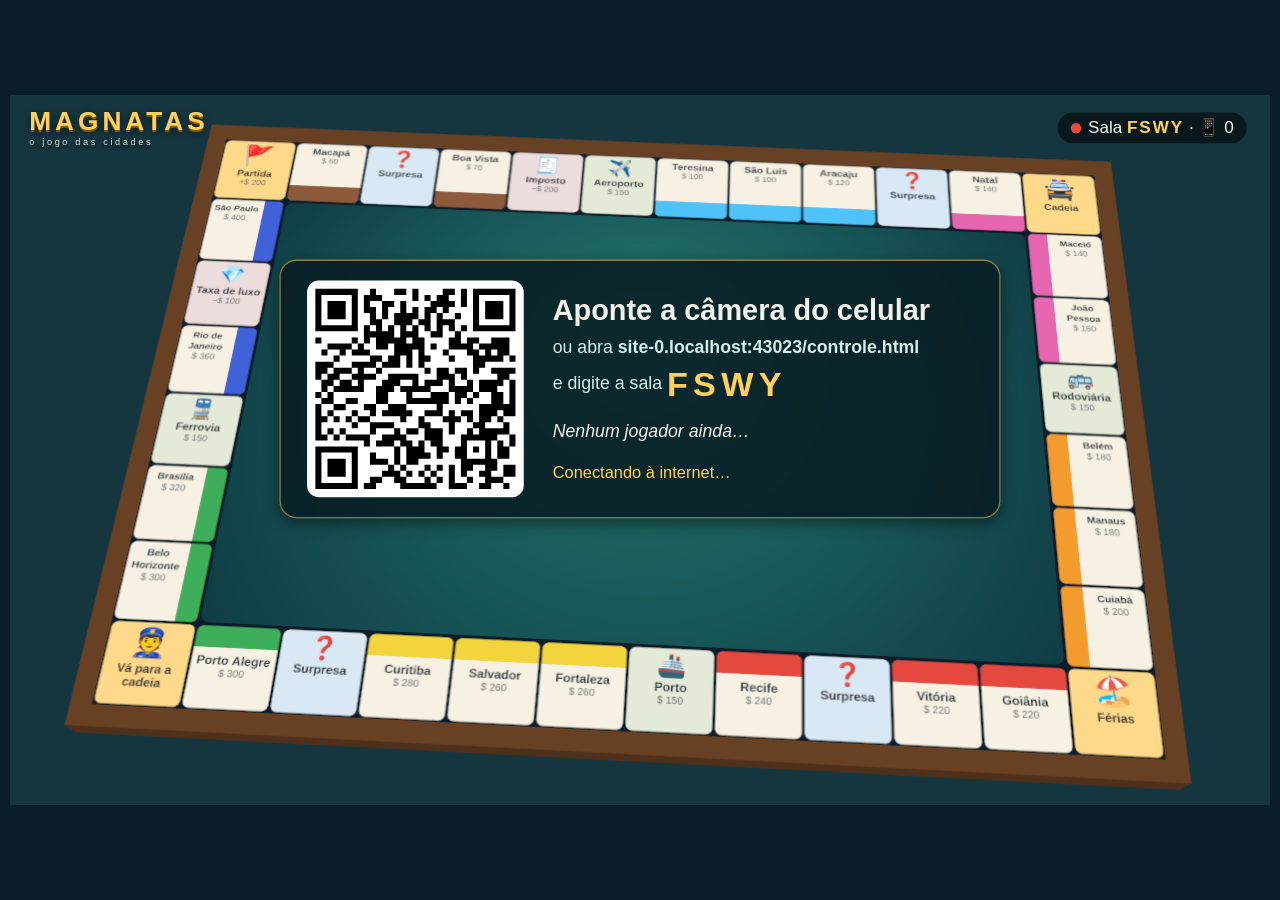
<file: index.html>
<!doctype html>
<html lang="pt-BR">
<head>
<meta charset="utf-8">
<meta http-equiv="Cache-Control" content="no-cache">
<meta name="viewport" content="width=device-width, initial-scale=1">
<title>Magnatas — Tabuleiro (TV)</title>
<link rel="stylesheet" href="css/tv3d.css?v=5">
</head>
<body>
<div id="stage">
  <canvas id="gl"></canvas>
  <div id="hud">
    <div class="logo">MAGNATAS<small>o jogo das cidades</small></div>
    <div id="roominfo"></div>
    <div id="lobby"></div>
    <div id="game">
      <div id="players"></div>
      <div id="mid"><div id="turn"></div><div id="status"></div><div id="card"></div></div>
      <div id="log"></div>
    </div>
  </div>
</div>
<script src="vendor/peerjs.min.js?v=5"></script>
<script src="vendor/qrcode.js?v=5"></script>
<script src="vendor/three.min.js?v=5"></script>
<script src="js/board.js?v=5"></script>
<script src="js/game.js?v=5"></script>
<script src="js/common.js?v=5"></script>
<script src="js/tv3d.js?v=5"></script>
</body>
</html>
</file>
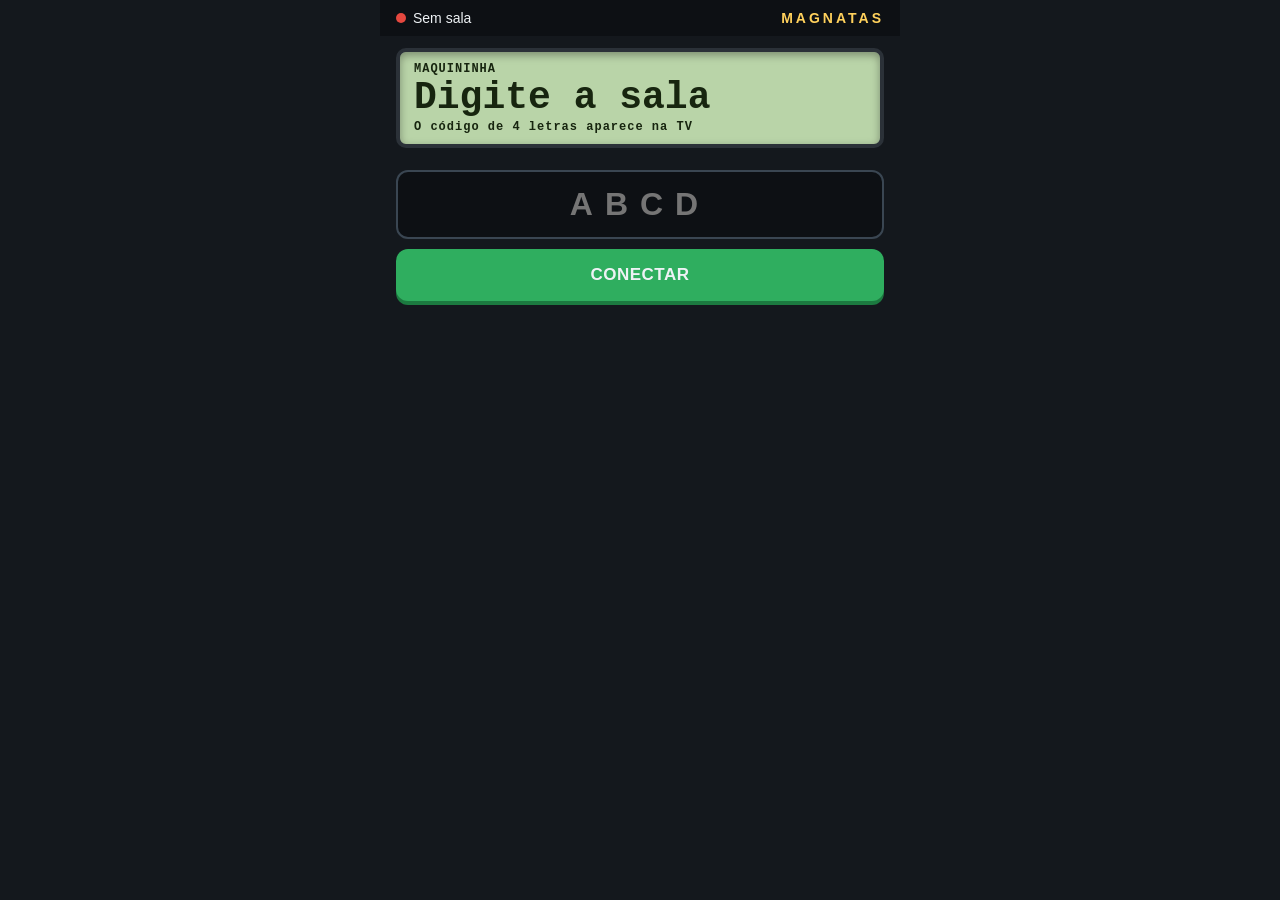
<file: controle.html>
<!doctype html>
<html lang="pt-BR">
<head>
<meta charset="utf-8">
<meta http-equiv="Cache-Control" content="no-cache">
<meta name="viewport" content="width=device-width, initial-scale=1, maximum-scale=1, user-scalable=no">
<meta name="theme-color" content="#14181d">
<title>Magnatas — Maquininha</title>
<link rel="stylesheet" href="css/phone.css?v=5">
</head>
<body>
<div id="app"></div>
<div id="overlay"></div>
<script src="vendor/peerjs.min.js?v=5"></script>
<script src="js/board.js?v=5"></script>
<script src="js/game.js?v=5"></script>
<script src="js/common.js?v=5"></script>
<script src="js/phone.js?v=5"></script>
</body>
</html>
</file>
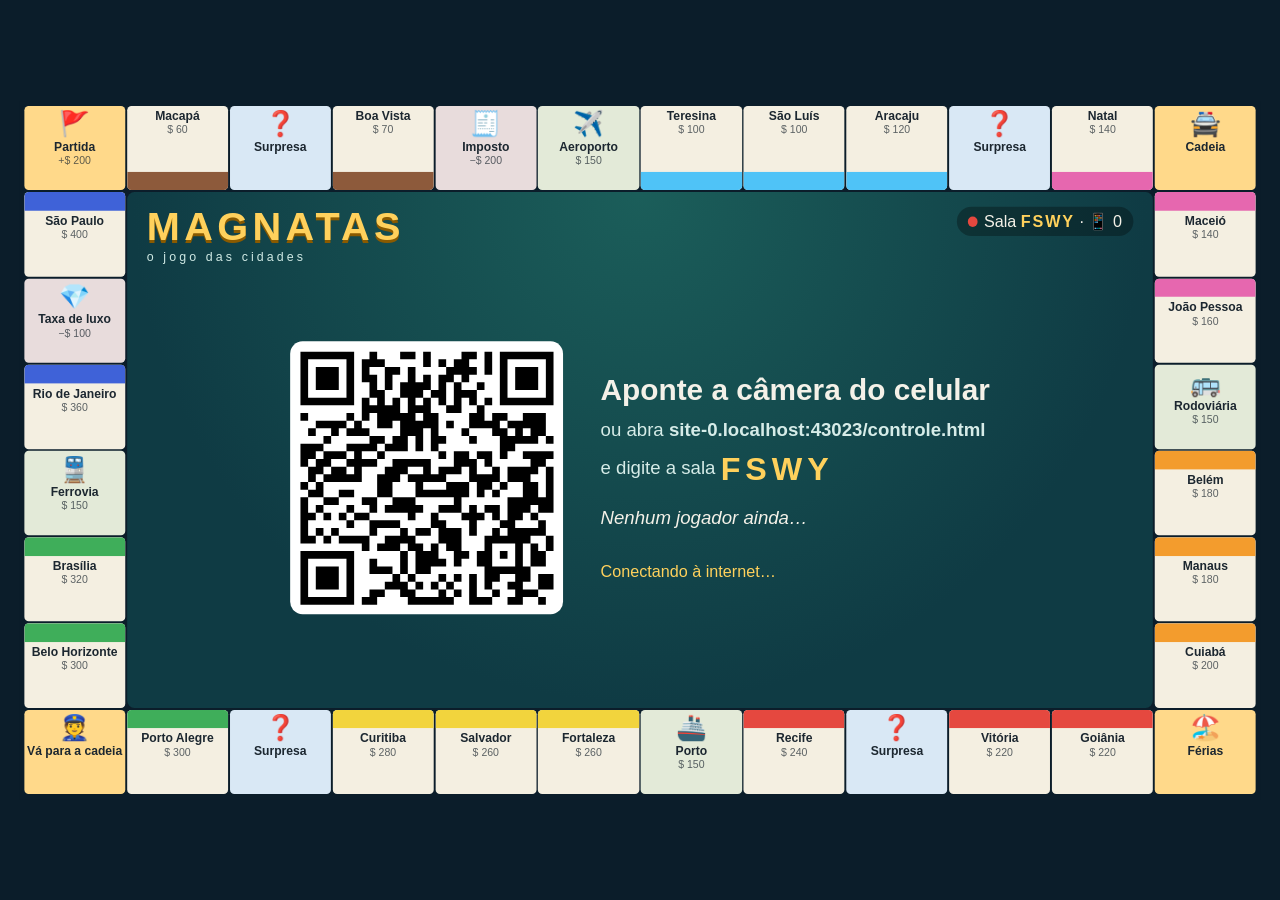
<file: plano.html>
<!doctype html>
<html lang="pt-BR">
<head>
<meta charset="utf-8">
<meta http-equiv="Cache-Control" content="no-cache">
<meta name="viewport" content="width=device-width, initial-scale=1">
<title>Magnatas — Tabuleiro 2D (TV)</title>
<link rel="stylesheet" href="css/tv.css?v=5">
</head>
<body>
<div id="board">
  <div id="center"></div>
  <div id="tokens"></div>
</div>
<script src="vendor/peerjs.min.js?v=5"></script>
<script src="vendor/qrcode.js?v=5"></script>
<script src="js/board.js?v=5"></script>
<script src="js/game.js?v=5"></script>
<script src="js/common.js?v=5"></script>
<script src="js/tv.js?v=5"></script>
</body>
</html>
</file>
<file: css/tv3d.css>
* { box-sizing: border-box; margin: 0; padding: 0; }
html, body { width: 100%; height: 100%; overflow: hidden; background: #0b1d2a; color: #f4f1e8;
  font-family: "Trebuchet MS", "Segoe UI", Roboto, Arial, sans-serif; cursor: none; }

/* Tudo é desenhado em 1920x1080 e o tv3d.js escala para caber na área visível do navegador. */
#stage { position: fixed; left: 0; top: 0; width: 1920px; height: 1080px; transform-origin: 0 0; overflow: hidden; }
#gl { position: absolute; left: 0; top: 0; width: 1920px; height: 1080px; display: block; }
#hud { position: absolute; left: 0; top: 0; width: 1920px; height: 1080px; pointer-events: none; }

.logo { position: absolute; left: 30px; top: 18px; font-size: 40px; font-weight: 900; letter-spacing: 6px; color: #ffd15c; line-height: 1;
  text-shadow: 0 4px 0 #8a5a00, 0 6px 14px rgba(0, 0, 0, 0.6); }
.logo small { display: block; font-size: 14px; letter-spacing: 4px; color: #cfe9e4; font-weight: 400; text-shadow: 0 2px 6px #000; margin-top: 6px; }
#roominfo { position: absolute; right: 36px; top: 26px; font-size: 26px; background: rgba(0, 0, 0, 0.55); padding: 8px 20px; border-radius: 40px; }
#roominfo b { color: #ffd15c; letter-spacing: 3px; }
.dot { display: inline-block; width: 16px; height: 16px; border-radius: 50%; margin-right: 10px; background: #e5483f; }
.dot.on { background: #5be37d; }

.panel, #lobby, .pl, #log, .cardbox { box-shadow: 0 8px 24px rgba(0, 0, 0, 0.45); }

#lobby { position: absolute; left: 50%; top: 250px; transform: translateX(-50%); display: flex; align-items: center; gap: 44px;
  background: rgba(8, 28, 36, 0.86); border: 2px solid rgba(255, 209, 92, 0.5); border-radius: 26px; padding: 30px 40px; }
.qr { width: 330px; height: 330px; background: #fff; border-radius: 18px; padding: 8px; flex: none; }
.qr svg { width: 100%; height: 100%; display: block; }
.how { width: 640px; }
.how h2 { font-size: 44px; margin-bottom: 12px; }
.how p { font-size: 27px; line-height: 1.45; color: #d6ece8; word-break: break-word; }
.how .code { font-size: 52px; font-weight: 900; color: #ffd15c; letter-spacing: 8px; vertical-align: middle; }
.joined { margin: 18px 0 10px; min-height: 50px; font-size: 27px; }
.chip { display: inline-block; border: 4px solid; border-radius: 40px; padding: 2px 16px; margin: 0 10px 10px 0; background: rgba(0, 0, 0, 0.4); }
.how .hint { font-size: 25px; color: #ffd15c; }

#players { position: absolute; left: 480px; top: 300px; width: 300px; display: flex; flex-direction: column; gap: 9px; }
.pl { display: grid; grid-template-columns: 46px 1fr auto; align-items: center; background: rgba(8, 28, 36, 0.82);
  border-left: 10px solid; border-radius: 12px; padding: 5px 12px; }
.pl .tk { grid-row: 1 / 3; font-size: 30px; }
.pl .nm { font-size: 23px; font-weight: 700; overflow: hidden; white-space: nowrap; text-overflow: ellipsis; }
.pl .mn { grid-column: 2; grid-row: 2; font-size: 26px; color: #9ff0b3; font-weight: 800; }
.pl .pp { grid-column: 3; grid-row: 1 / 3; font-size: 21px; opacity: 0.85; }
.pl.cur { background: rgba(92, 72, 10, 0.9); outline: 3px solid #ffd15c; }
.pl.out { opacity: 0.45; }
.pl.out .mn { color: #ff8a80; }

#mid { position: absolute; left: 790px; width: 450px; top: 285px; text-align: center; display: flex; flex-direction: column; align-items: center; }
#turn { font-size: 40px; font-weight: 900; text-shadow: 0 3px 8px #000; }
#status { font-size: 25px; color: #e6f5f2; margin-top: 6px; text-shadow: 0 2px 6px #000; min-height: 62px; }
.cardbox { background: #fff8dc; color: #2a2a2a; border-radius: 12px; padding: 10px 18px; font-size: 22px; margin-top: 8px; }
.cardbox b { display: block; color: #1565c0; font-size: 19px; }
#card.pop .cardbox { animation: pop 0.6s; }
@keyframes pop { 0% { transform: scale(0.3) rotate(-8deg); } 60% { transform: scale(1.15); } }

#log { position: absolute; left: 1248px; top: 300px; width: 285px; font-size: 18px; line-height: 1.3; color: #cfe3df;
  background: rgba(8, 28, 36, 0.82); border-radius: 12px; padding: 8px 14px; }
#log div { padding: 4px 0; border-top: 1px solid rgba(255, 255, 255, 0.08); }
#log div:first-child { border-top: 0; }
#log div:last-child { color: #fff; font-weight: 700; }
</file>
<file: css/phone.css>
* { box-sizing: border-box; margin: 0; padding: 0; -webkit-tap-highlight-color: transparent; }
html, body { height: 100%; background: #14181d; color: #eef2f5; font-family: "Trebuchet MS", "Segoe UI", Roboto, Arial, sans-serif;
  font-size: 16px; overscroll-behavior: none; }
#app { max-width: 520px; margin: 0 auto; min-height: 100%; display: flex; flex-direction: column; }
button { font: inherit; color: inherit; border: 0; cursor: pointer; touch-action: manipulation; }
button:disabled { opacity: 0.35; }

header { display: flex; justify-content: space-between; align-items: center; padding: 10px 16px; font-size: 14px;
  background: #0d1014; position: sticky; top: 0; z-index: 5; }
header b { color: #ffd15c; letter-spacing: 3px; }
.dot { display: inline-block; width: 10px; height: 10px; border-radius: 50%; background: #e5483f; margin-right: 7px; }
.dot.on { background: #5be37d; }
.pad { padding: 12px 16px 90px; flex: 1; }

/* visor da maquininha */
.lcd { background: #b9d4a8; color: #17250f; border-radius: 10px; padding: 10px 14px; border: 4px solid #2b3138; margin-bottom: 12px;
  font-family: "Courier New", monospace; box-shadow: inset 0 3px 8px rgba(0, 0, 0, 0.35); }
.lcd small { display: block; font-size: 12px; font-weight: 700; letter-spacing: 1px; }
.lcd .big { font-size: 38px; font-weight: 900; line-height: 1.15; }

.btn { display: block; width: 100%; padding: 16px; margin-top: 10px; border-radius: 12px; background: #2f3944; font-size: 17px;
  font-weight: 800; letter-spacing: 0.5px; box-shadow: 0 4px 0 #1a2027; }
.btn:active:not(:disabled) { transform: translateY(3px); box-shadow: 0 1px 0 #1a2027; }
.btn.go { background: #2fae5f; box-shadow: 0 4px 0 #1c7a40; }
.btn.pay { background: #f2b21b; color: #2a1e00; box-shadow: 0 4px 0 #a87800; font-size: 19px; padding: 20px; }
.btn.danger { background: #c9413a; box-shadow: 0 4px 0 #8a2a25; }
.btn.ghost { background: transparent; box-shadow: none; border: 2px solid #3a4652; }
.btn.huge { padding: 30px 16px; font-size: 24px; }
.mini { padding: 9px 12px; border-radius: 9px; background: #2f3944; font-size: 14px; font-weight: 700; border: 2px solid transparent; }
.mini.sel { background: #f2b21b; color: #2a1e00; }

.inp { width: 100%; padding: 14px; border-radius: 12px; border: 2px solid #3a4652; background: #0d1014; color: #fff; font-size: 18px; margin-top: 10px; }
.inp.code { text-align: center; font-size: 32px; letter-spacing: 12px; text-transform: uppercase; font-weight: 900; }
.note { font-size: 13px; opacity: 0.7; text-align: center; margin-top: 10px; }
h3 { font-size: 14px; text-transform: uppercase; letter-spacing: 1px; opacity: 0.7; margin: 18px 0 8px; }

.list .row { display: flex; justify-content: space-between; align-items: center; padding: 8px 0; border-bottom: 1px solid #262e37; }
.list small { opacity: 0.6; }
.who { display: inline-block; border: 2px solid; border-radius: 20px; padding: 3px 12px; font-weight: 700; }
.chips { display: flex; gap: 8px; overflow-x: auto; margin-bottom: 10px; }
.chip { flex: none; padding: 7px 12px; border-radius: 20px; border: 2px solid; background: #1c232b; font-weight: 700; font-size: 14px; opacity: 0.6; }
.chip.sel { opacity: 1; background: #2f3944; }
.chip.turn::after { content: " 🎲"; }

.msg { text-align: center; font-size: 19px; padding: 18px 8px; line-height: 1.5; }
.msg small { font-size: 14px; opacity: 0.75; }
.msg.bad { color: #ff8a80; font-weight: 800; }
.log { margin-top: 16px; font-size: 13px; opacity: 0.7; }
.log div { padding: 4px 0; border-top: 1px solid #262e37; }

.dice { display: flex; gap: 16px; justify-content: center; margin: 8px 0 6px; }
.die { width: 76px; height: 76px; background: #fff; border-radius: 14px; display: grid; grid-template-columns: repeat(3, 1fr);
  grid-template-rows: repeat(3, 1fr); padding: 9px; box-shadow: 0 5px 0 #b9b9b9; }
.die i { border-radius: 50%; margin: 12%; }
.die i.on { background: #c62828; }
.dice.rolling .die { animation: shake 0.18s infinite; }
@keyframes shake { 25% { transform: rotate(-14deg) translateY(-6px); } 75% { transform: rotate(14deg) translateY(4px); } }

.bill { background: #0d1014; border: 2px dashed #3a4652; border-radius: 12px; text-align: center; padding: 14px; margin-top: 8px; }
.bill small { font-size: 13px; opacity: 0.8; text-transform: uppercase; letter-spacing: 1px; }
.bill .val { font-size: 44px; font-weight: 900; color: #ffd15c; font-family: "Courier New", monospace; }

.deed { background: #f4efe1; color: #1c2730; border-radius: 12px; overflow: hidden; margin-top: 8px; }
.deed .band { padding: 10px; text-align: center; font-weight: 900; font-size: 19px; color: #fff; text-shadow: 0 1px 2px rgba(0, 0, 0, 0.6); }
.deed table { width: 100%; border-collapse: collapse; font-size: 14px; }
.deed td { padding: 4px 14px; }
.deed td:last-child { text-align: right; font-weight: 700; }

.prop { background: #1c232b; border-radius: 12px; padding: 10px 12px; margin-top: 8px; }
.ptitle { display: flex; align-items: center; gap: 8px; }
.ptitle i { width: 14px; height: 22px; border-radius: 4px; flex: none; }
.ptitle span { margin-left: auto; font-size: 13px; opacity: 0.8; }
.pbtns { display: flex; flex-wrap: wrap; gap: 6px; margin-top: 8px; align-items: center; font-size: 14px; }

.dest { display: flex; flex-wrap: wrap; gap: 8px; margin: 10px 0; }
.keys { display: grid; grid-template-columns: repeat(3, 1fr); gap: 8px; }
.key { padding: 15px 0; font-size: 22px; font-weight: 800; background: #2f3944; border-radius: 10px; box-shadow: 0 3px 0 #1a2027; }
.key.kc { background: #c9413a; box-shadow: 0 3px 0 #8a2a25; }
.key:active { transform: translateY(2px); }

.confirm { background: #3a1f1d; border: 2px solid #c9413a; border-radius: 12px; padding: 12px; margin-bottom: 12px; text-align: center; }

nav { position: fixed; left: 0; right: 0; bottom: 0; display: flex; background: #0d1014; border-top: 1px solid #262e37;
  padding-bottom: env(safe-area-inset-bottom); z-index: 5; }
nav button { flex: 1; background: none; padding: 9px 0 10px; font-size: 12px; opacity: 0.55; }
nav button span { display: block; font-size: 21px; }
nav button.sel { opacity: 1; color: #ffd15c; }

#overlay { position: fixed; left: 0; top: 0; right: 0; bottom: 0; background: rgba(0, 0, 0, 0.75); display: none; align-items: center;
  justify-content: center; z-index: 20; }
#overlay.show { display: flex; }
.slip { background: #fff; color: #17250f; border-radius: 14px; padding: 26px 34px; text-align: center; font-family: "Courier New", monospace;
  animation: slip 0.25s; min-width: 230px; }
.slip .ok { width: 64px; height: 64px; line-height: 64px; border-radius: 50%; background: #2fae5f; color: #fff; font-size: 36px; margin: 0 auto 10px; }
.slip b { display: block; font-size: 24px; letter-spacing: 2px; }
.slip .v { font-size: 34px; font-weight: 900; margin: 6px 0; }
#overlay.bad .slip { background: #c9413a; color: #fff; font-family: inherit; font-weight: 700; }
@keyframes slip { from { transform: translateY(40px); opacity: 0; } }

.spin { width: 40px; height: 40px; margin: 0 auto 14px; border-radius: 50%; border: 5px solid #2f3944; border-top-color: #ffd15c; animation: sp 0.9s linear infinite; }
@keyframes sp { to { transform: rotate(360deg); } }

.why { font-size: 13px; color: #ffb74d; margin-top: 6px; }
.note.warn { color: #ffd15c; opacity: 1; }
.mini.build:not(:disabled) { background: #2fae5f; }
.offline { background: #8a2a25; color: #fff; text-align: center; font-size: 14px; padding: 6px; }
</file>
<file: css/tv.css>
* { box-sizing: border-box; margin: 0; padding: 0; }
html, body { width: 100%; height: 100%; overflow: hidden; background: #0b1d2a; color: #f4f1e8;
  font-family: "Trebuchet MS", "Segoe UI", Roboto, Arial, sans-serif; cursor: none; }

/* O tabuleiro é desenhado em 1920x1080 e o tv.js o escala para caber na área visível do navegador. */
#board { position: fixed; left: 0; top: 0; transform-origin: 0 0; width: 1920px; height: 1080px; display: grid;
  grid-template-columns: repeat(12, 1fr); grid-template-rows: repeat(8, 1fr); gap: 2.9px; padding: 7.7px;
  background: #0b1d2a; }

.cell { position: relative; background: #f4efe1; color: #1c2730; border-radius: 6.7px; overflow: hidden;
  display: flex; flex-direction: column; align-items: center; text-align: center; min-width: 0; min-height: 0; }
.cell .band { width: 100%; height: 22%; flex: none; }
.cell.top .band { order: 9; margin-top: auto; }
.cell .icon { font-size: 38.4px; line-height: 1; margin-top: 9.6px; }
.cell .name { font-size: 18.8px; font-weight: 700; line-height: 1.05; padding: 5.8px 3.8px 0; }
.cell .price { font-size: 16.3px; opacity: 0.7; padding-top: 1.9px; }
.cell.t-start, .cell.t-jail, .cell.t-free, .cell.t-gotojail { background: #ffd98a; }
.cell.t-card { background: #d9e8f5; }
.cell.t-tax { background: #e8dcdc; }
.cell.t-trans { background: #e3ead8; }
.cell.mort { filter: grayscale(0.8) brightness(0.8); }
.cell .own { position: absolute; left: 0; right: 0; bottom: 0; font-size: 15.4px; font-weight: 700; color: #10202c;
  line-height: 1.5; white-space: nowrap; overflow: hidden; }
.cell.top.t-prop .own { bottom: 22%; }

#tokens { position: absolute; left: 0; top: 0; right: 0; bottom: 0; pointer-events: none; }
.token { position: absolute; width: 48px; height: 48px; margin: -24px 0 0 -24px; border-radius: 50%;
  background: #10202c; border: 5.8px solid #fff; font-size: 25.9px; line-height: 36.5px; text-align: center;
  transition: left 0.2s linear, top 0.2s linear; box-shadow: 0 3.8px 9.6px rgba(0, 0, 0, 0.6); z-index: 2; }
.token.active { animation: pulse 1s infinite; z-index: 3; }
.token.jailed { filter: grayscale(1); }
@keyframes pulse { 50% { transform: scale(1.25); } }

#center { grid-column: 2 / 12; grid-row: 2 / 8; background: radial-gradient(ellipse at 50% 0%, #1b5e5a, #0f3b44 70%);
  border-radius: 11.5px; padding: 23px 30.7px; display: flex; flex-direction: column; min-width: 0; min-height: 0; overflow: hidden; }
.head { display: flex; justify-content: space-between; align-items: flex-start; flex: none; }
.logo { font-size: 61.4px; font-weight: 900; letter-spacing: 6.7px; color: #ffd15c; line-height: 1;
  text-shadow: 0 3.8px 0 #8a5a00; }
.logo small { display: block; font-size: 19.2px; letter-spacing: 4.8px; color: #cfe9e4; font-weight: 400; text-shadow: none; margin-top: 5.8px; }
#roominfo { font-size: 25px; background: rgba(0, 0, 0, 0.3); padding: 7.7px 17.3px; border-radius: 38.4px; }
#roominfo b { color: #ffd15c; letter-spacing: 2.9px; }
.dot { display: inline-block; width: 15.4px; height: 15.4px; border-radius: 50%; margin-right: 9.6px; background: #e5483f; }
.dot.on { background: #5be37d; }

#lobby { flex: 1; display: flex; align-items: center; justify-content: center; gap: 57.6px; min-height: 0; }
.qr { width: 422.4px; height: 422.4px; background: #fff; border-radius: 19.2px; padding: 9.6px; flex: none; }
.qr svg { width: 100%; height: 100%; display: block; }
.how h2 { font-size: 46.1px; margin-bottom: 15.4px; }
.how p { font-size: 28.8px; line-height: 1.5; color: #d6ece8; }
.how .code { font-size: 49.9px; font-weight: 900; color: #ffd15c; letter-spacing: 7.7px; vertical-align: middle; }
.joined { margin: 23px 0; min-height: 57.6px; font-size: 28.8px; }
.chip { display: inline-block; border: 4.8px solid; border-radius: 38.4px; padding: 3.8px 17.3px; margin: 0 9.6px 9.6px 0; background: rgba(0, 0, 0, 0.3); }
.how .hint { font-size: 25px; color: #ffd15c; max-width: 729.6px; }

#game { flex: 1; display: flex; gap: 26.9px; min-height: 0; margin-top: 19.2px; }
#players { width: 384px; flex: none; display: flex; flex-direction: column; gap: 9.6px; }
.pl { display: grid; grid-template-columns: 46.1px 1fr auto; grid-template-rows: auto auto; align-items: center;
  background: rgba(0, 0, 0, 0.3); border-left: 9.6px solid; border-radius: 9.6px; padding: 6.7px 13.4px; }
.pl .tk { grid-row: 1 / 3; font-size: 30.7px; }
.pl .nm { font-size: 24px; font-weight: 700; overflow: hidden; white-space: nowrap; text-overflow: ellipsis; }
.pl .mn { grid-column: 2; grid-row: 2; font-size: 26.9px; color: #9ff0b3; font-weight: 700; }
.pl .pp { grid-column: 3; grid-row: 1 / 3; font-size: 21.1px; opacity: 0.85; }
.pl.cur { background: rgba(255, 209, 92, 0.22); outline: 2.9px solid #ffd15c; }
.pl.out { opacity: 0.4; }
.pl.out .mn { color: #ff8a80; }

#stage { flex: 1; display: flex; flex-direction: column; align-items: center; text-align: center; min-width: 0; }
#turn { font-size: 42.2px; font-weight: 800; }
#status { font-size: 25.9px; color: #d6ece8; margin-top: 15.4px; min-height: 65.3px; }
.dice { display: flex; gap: 26.9px; margin-top: 19.2px; }
.die { width: 115.2px; height: 115.2px; background: #fff; border-radius: 19.2px; display: grid; grid-template-columns: repeat(3, 1fr);
  grid-template-rows: repeat(3, 1fr); padding: 13.4px; box-shadow: 0 7.7px 0 #b9b9b9, 0 11.5px 19.2px rgba(0, 0, 0, 0.5); }
.die i { border-radius: 50%; margin: 12%; }
.die i.on { background: #c62828; }
.dice.rolling .die { animation: shake 0.18s infinite; }
@keyframes shake { 25% { transform: rotate(-14deg) translateY(-9.6px); } 75% { transform: rotate(14deg) translateY(5.8px); } }
.cardbox { background: #fff8dc; color: #2a2a2a; border-radius: 11.5px; padding: 11.5px 19.2px; font-size: 23px; max-width: 537.6px;
  box-shadow: 0 5.8px 15.4px rgba(0, 0, 0, 0.4); }
.cardbox b { display: block; color: #1565c0; font-size: 19.2px; }
#card.pop .cardbox { animation: pop 0.6s; }
@keyframes pop { 0% { transform: scale(0.3) rotate(-8deg); } 60% { transform: scale(1.15); } }

#log { width: 403.2px; flex: none; font-size: 18.8px; line-height: 1.35; color: #cfe3df; display: flex; flex-direction: column;
  justify-content: flex-end; overflow: hidden; background: rgba(0, 0, 0, 0.22); border-radius: 9.6px; padding: 11.5px 15.4px; }
#log div { padding: 2.9px 0; border-top: 1px solid rgba(255, 255, 255, 0.07); }
#log div:last-child { color: #fff; font-weight: 700; }
</file>
